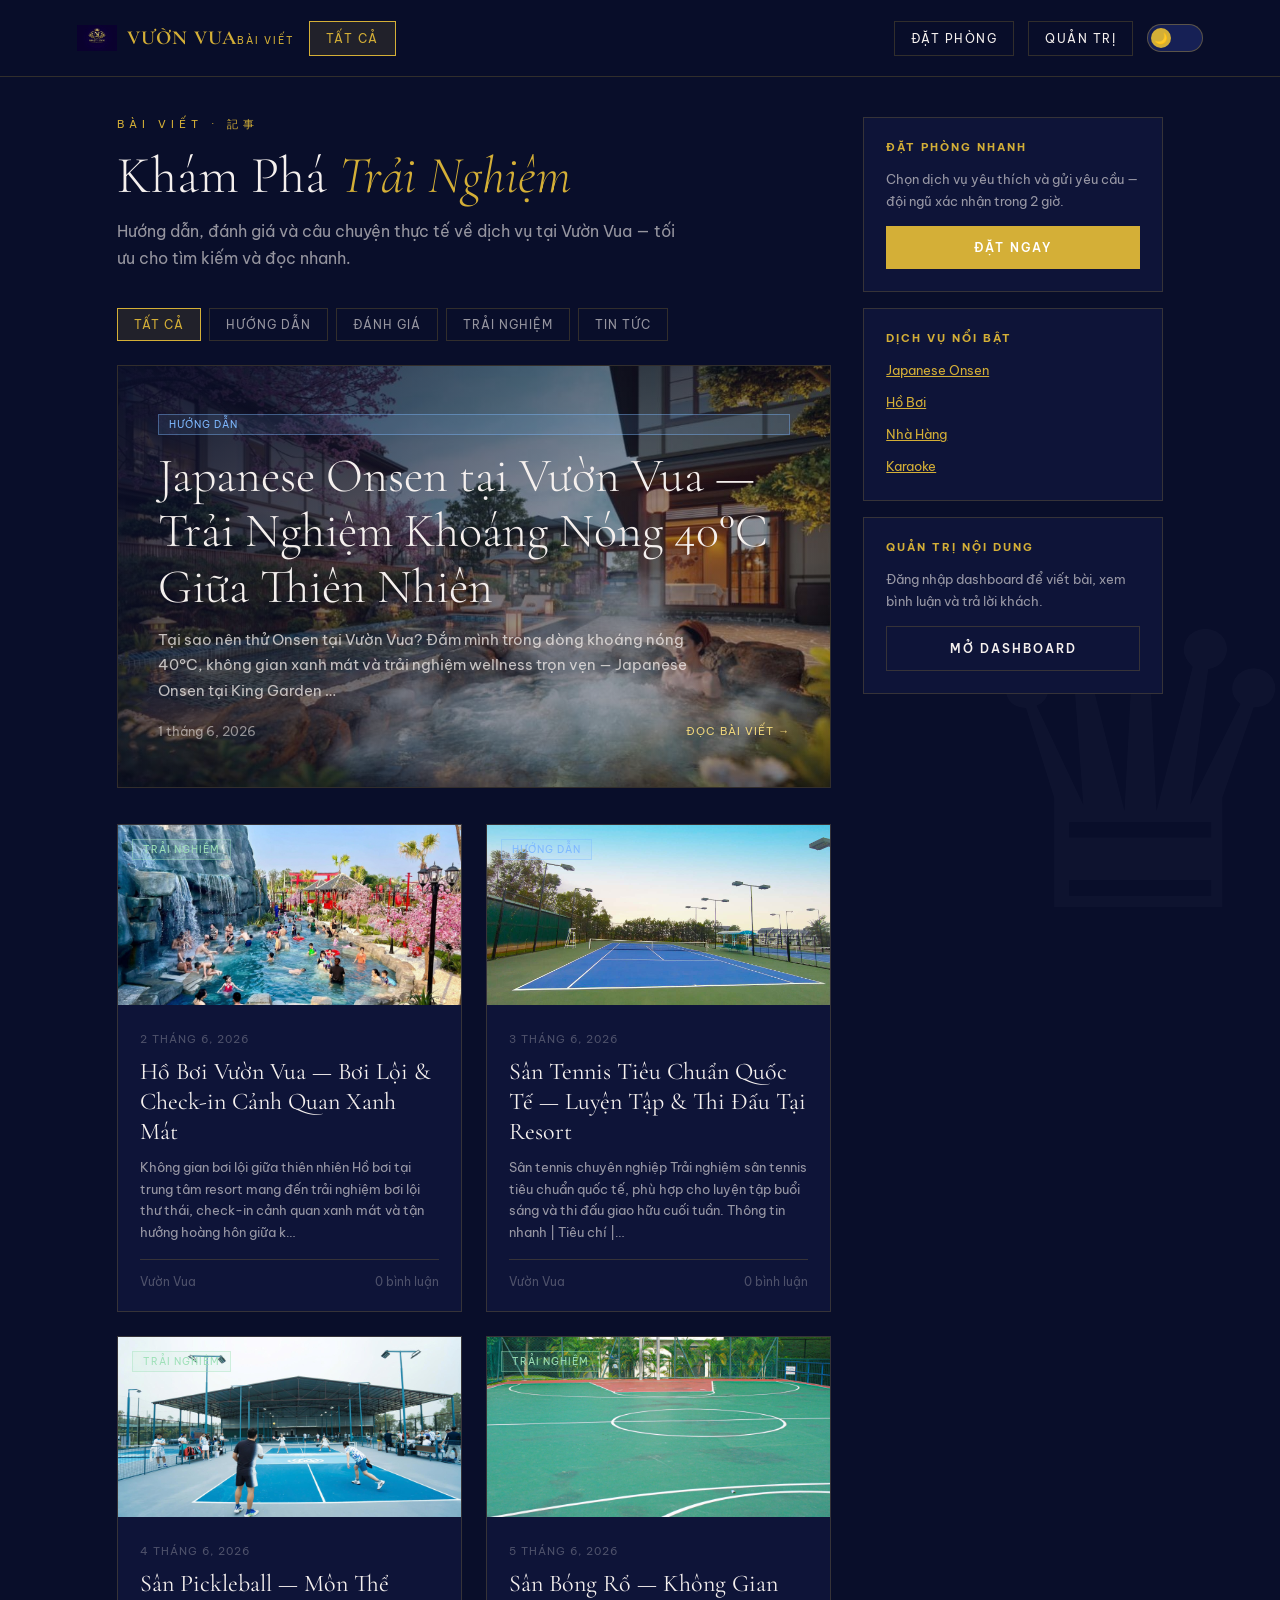
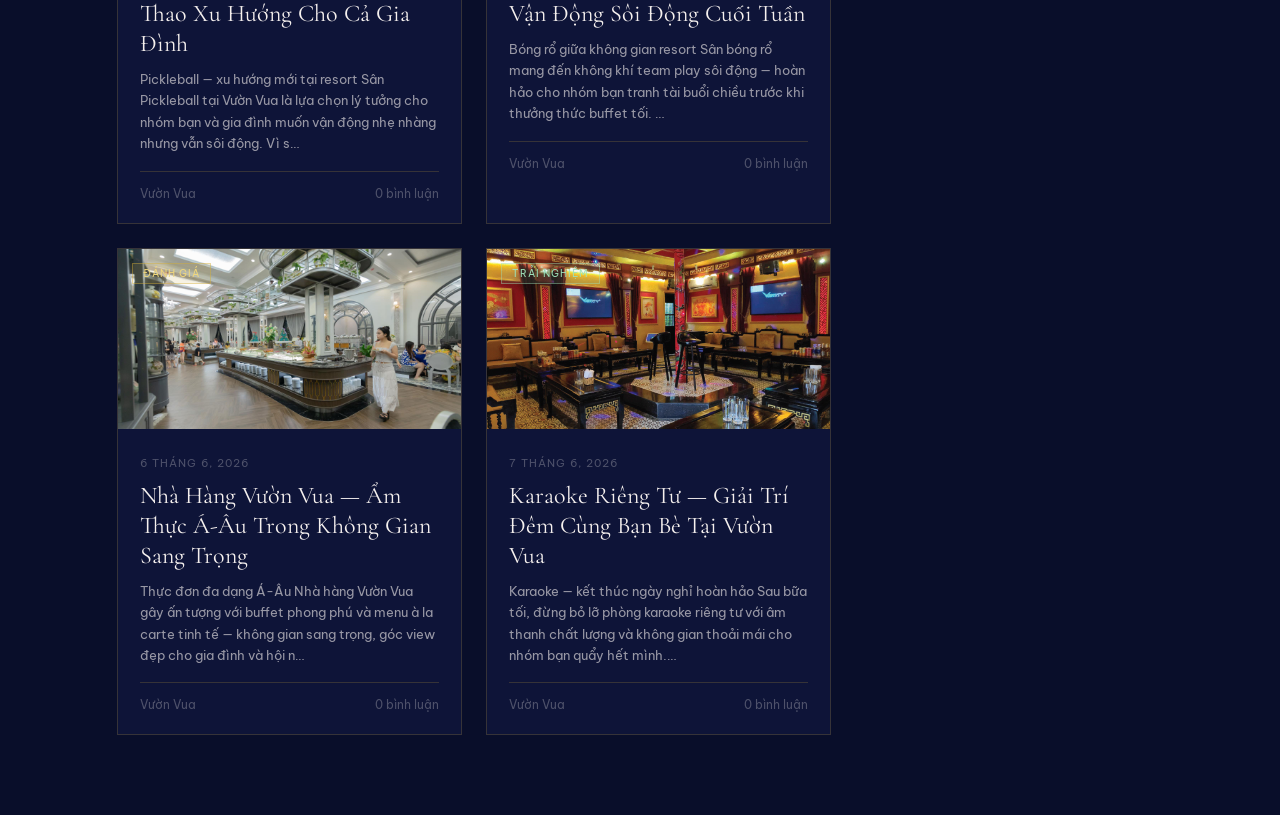
<file: blog.html>
<!DOCTYPE html>
<html lang="vi" data-theme="dark">
<head>
<meta charset="UTF-8">
<meta name="viewport" content="width=device-width, initial-scale=1.0">
<title>Bài Viết & Trải Nghiệm — Vườn Vua Resort</title>
<meta name="description" content="Đọc hướng dẫn, đánh giá và trải nghiệm tại Vườn Vua Resort — Onsen, hồ bơi, thể thao, ẩm thực và giải trí.">
<link href="https://fonts.googleapis.com/css2?family=Cormorant+Garamond:ital,wght@0,300;0,400;0,600;1,300;1,400&family=Be+Vietnam+Pro:wght@300;400;500;600&display=swap" rel="stylesheet">
<link rel="stylesheet" href="css/community.css">
</head>
<body>

<div class="top-bar">
  <div class="top-bar-left">
    <a class="brand-link" href="index.html">
      <img src="assets/nhat-linh-logo.png" alt="Logo">
      <span><strong>VƯỜN VUA</strong>BÀI VIẾT</span>
    </a>
    <a class="nav-pill active" href="blog.html">Tất cả</a>
  </div>
  <div class="top-bar-right">
    <a class="nav-pill" href="booking.html">Đặt phòng</a>
    <a class="nav-pill" href="dashboard.html">Quản trị</a>
    <button class="theme-switch" id="themeSwitch" aria-label="Đổi giao diện">
      <div class="theme-switch-thumb"><span id="themeIcon">🌙</span></div>
    </button>
  </div>
</div>

<div class="page-wrap">
  <div class="two-col">
    <div>
      <div class="page-header reveal">
        <span class="section-eyebrow">Bài viết · 記事</span>
        <h1 class="page-title">Khám Phá <em>Trải Nghiệm</em></h1>
        <p class="page-sub">Hướng dẫn, đánh giá và câu chuyện thực tế về dịch vụ tại Vườn Vua — tối ưu cho tìm kiếm và đọc nhanh.</p>
      </div>

      <div class="tab-row" id="categoryTabs">
        <button class="tab-btn active" data-cat="all">Tất cả</button>
        <button class="tab-btn" data-cat="guide">Hướng dẫn</button>
        <button class="tab-btn" data-cat="review">Đánh giá</button>
        <button class="tab-btn" data-cat="experience">Trải nghiệm</button>
        <button class="tab-btn" data-cat="news">Tin tức</button>
      </div>

      <div id="featuredPost"></div>
      <div class="blog-grid" id="blogGrid">
        <div class="empty-state">Đang tải bài viết…</div>
      </div>
    </div>

    <aside class="sidebar">
      <div class="side-card reveal">
        <h3>Đặt phòng nhanh</h3>
        <p>Chọn dịch vụ yêu thích và gửi yêu cầu — đội ngũ xác nhận trong 2 giờ.</p>
        <a class="btn btn-primary" href="booking.html" style="display:block;text-align:center;text-decoration:none;margin-top:14px">Đặt ngay</a>
      </div>
      <div class="side-card reveal">
        <h3>Dịch vụ nổi bật</h3>
        <p style="margin-bottom:10px"><a href="booking.html?service=onsen" style="color:var(--red)">Japanese Onsen</a></p>
        <p style="margin-bottom:10px"><a href="booking.html?service=pool" style="color:var(--red)">Hồ Bơi</a></p>
        <p style="margin-bottom:10px"><a href="booking.html?service=restaurant" style="color:var(--red)">Nhà Hàng</a></p>
        <p><a href="booking.html?service=karaoke" style="color:var(--red)">Karaoke</a></p>
      </div>
      <div class="side-card reveal">
        <h3>Quản trị nội dung</h3>
        <p>Đăng nhập dashboard để viết bài, xem bình luận và trả lời khách.</p>
        <a class="btn btn-ghost" href="dashboard.html" style="display:block;text-align:center;text-decoration:none;margin-top:14px">Mở Dashboard</a>
      </div>
    </aside>
  </div>
</div>

<div class="notification" id="notification"></div>

<script src="js/supabase.js"></script>
<script src="js/theme.js"></script>
<script src="js/sample-posts.js"></script>
<script src="js/posts.js"></script>
<script>
let activeCategory = 'all';

document.addEventListener('DOMContentLoaded', () => {
  initTheme();
  loadBlog();
  bindTabs();
});

function bindTabs() {
  document.querySelectorAll('#categoryTabs .tab-btn').forEach((btn) => {
    btn.addEventListener('click', () => {
      document.querySelectorAll('#categoryTabs .tab-btn').forEach((b) => b.classList.remove('active'));
      btn.classList.add('active');
      activeCategory = btn.dataset.cat;
      loadBlog();
    });
  });
}

async function loadBlog() {
  const grid = document.getElementById('blogGrid');
  const featured = document.getElementById('featuredPost');
  grid.innerHTML = '<div class="empty-state">Đang tải…</div>';
  featured.innerHTML = '';

  const posts = await fetchPublishedPosts({ category: activeCategory });
  if (!posts.length) {
    grid.innerHTML = '<div class="empty-state">Chưa có bài viết nào.</div>';
    return;
  }

  if (activeCategory === 'all') {
    featured.innerHTML = blogFeaturedHtml(posts[0]);
    grid.innerHTML = posts.slice(1).map((p, i) => blogCardHtml(p, i)).join('');
  } else {
    grid.innerHTML = posts.map((p, i) => blogCardHtml(p, i)).join('');
  }

  initRevealObserver();
}
</script>
</body>
</html>
</file>
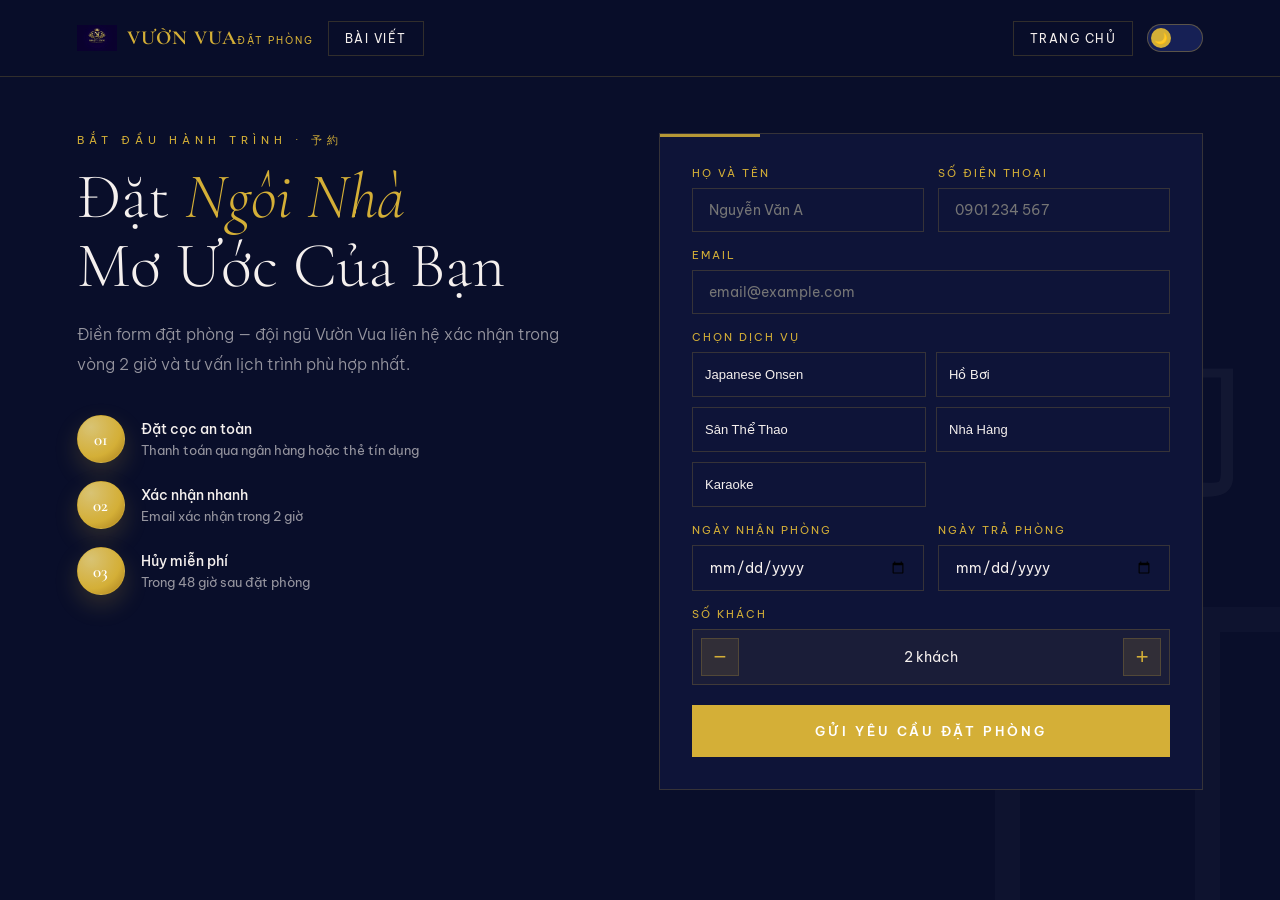
<file: booking.html>
﻿<!DOCTYPE html>
<html lang="vi" data-theme="dark">
<head>
<meta charset="UTF-8">
<meta name="viewport" content="width=device-width, initial-scale=1.0">
<title>Đặt Phòng — Vườn Vua Resort</title>
<meta name="description" content="Đặt phòng và dịch vụ tại Vườn Vua Resort — Onsen, hồ bơi, thể thao, nhà hàng, karaoke. Xác nhận trong 2 giờ.">
<link href="https://fonts.googleapis.com/css2?family=Cormorant+Garamond:ital,wght@0,300;0,400;0,600;1,300;1,400&family=Be+Vietnam+Pro:wght@300;400;500;600&display=swap" rel="stylesheet">
<link rel="stylesheet" href="css/community.css">
<style>
  body::before { content:'⛩'; }
  .booking-page {
    position:relative; z-index:1;
    padding:56px 6vw 96px;
    display:grid; grid-template-columns:1fr 1.05fr;
    gap:64px; align-items:start; overflow:hidden;
  }
  .booking-page::before {
    content:'予約';
    position:absolute; right:2vw; top:42%;
    transform:translateY(-50%);
    font-family:'Cormorant Garamond',serif;
    font-size:clamp(100px,14vw,220px);
    line-height:1; color:var(--text); opacity:0.04;
    letter-spacing:8px; pointer-events:none; z-index:0;
  }
  .booking-page > * { position:relative; z-index:1; }
  .booking-text h1 {
    font-family:'Cormorant Garamond',serif;
    font-size:clamp(40px,5vw,68px); font-weight:300;
    line-height:1.08; margin-bottom:20px;
  }
  .booking-text h1 em { color:var(--red); font-style:italic; }
  .booking-text p { font-size:16px; line-height:1.85; color:var(--text2); font-weight:300; }
  .book-info { display:flex; flex-direction:column; gap:18px; margin-top:36px; }
  .book-info-row {
    display:flex; align-items:center; gap:16px;
    opacity:0; transform:translateX(-16px);
    animation:fadeUpReveal 0.8s cubic-bezier(0.23,1,0.32,1) forwards;
  }
  .book-info-row:nth-child(1) { animation-delay:0.15s; }
  .book-info-row:nth-child(2) { animation-delay:0.3s; }
  .book-info-row:nth-child(3) { animation-delay:0.45s; }
  .book-info-row:hover { transform:translateX(4px); }
  .book-icon {
    width:48px; height:48px; border-radius:50%;
    border:1px solid rgba(212,175,55,0.45);
    background:radial-gradient(circle at 28% 24%, rgba(240,215,124,0.9), var(--red) 62%, var(--red-deep));
    display:flex; align-items:center; justify-content:center;
    font-family:'Cormorant Garamond',serif; font-size:17px; font-weight:600;
    color:#fff; flex-shrink:0;
    box-shadow:0 10px 24px rgba(212,175,55,0.2);
    transition:transform 0.35s, box-shadow 0.35s;
  }
  .book-info-row:hover .book-icon { transform:translateY(-2px) scale(1.04); }
  .book-info-title { font-size:14px; font-weight:500; margin-bottom:4px; }
  .book-info-sub { font-size:13px; color:var(--text2); }
  .booking-form-wrap {
    position:relative; padding:32px;
    border:1px solid var(--border); background:var(--bg2); overflow:hidden;
    animation:fadeUpReveal 1s 0.2s cubic-bezier(0.23,1,0.32,1) both;
  }
  .booking-form-wrap::before {
    content:''; position:absolute; left:0; top:0;
    width:100px; height:3px; background:var(--red); opacity:0.85;
  }
  .booking-form { display:grid; gap:16px; }
  .service-options { display:grid; grid-template-columns:1fr 1fr; gap:10px; }
  .service-option {
    border:1px solid var(--border); background:transparent; color:var(--text);
    padding:14px 12px; text-align:left; font-size:13px; cursor:pointer;
    transition:all 0.35s cubic-bezier(0.23,1,0.32,1);
    position:relative; overflow:hidden;
  }
  .service-option::after {
    content:''; position:absolute; inset:0;
    background:var(--red-pale); transform:scaleX(0); transform-origin:left;
    transition:transform 0.35s; z-index:0;
  }
  .service-option span { position:relative; z-index:1; }
  .service-option:hover, .service-option.active { border-color:var(--red); color:var(--red); }
  .service-option.active::after { transform:scaleX(1); }
  .guest-stepper {
    display:flex; align-items:center; justify-content:space-between; gap:14px;
    padding:8px; border:1px solid var(--border); background:var(--surface);
  }
  .guest-btn {
    width:38px; height:38px; border:1px solid var(--border);
    background:var(--red-pale); color:var(--red); font-size:22px;
    display:flex; align-items:center; justify-content:center; cursor:pointer;
    transition:all 0.3s;
  }
  .guest-btn:hover { border-color:var(--red); }
  .guest-btn:disabled { opacity:0.4; cursor:not-allowed; }
  .guest-count { min-width:110px; text-align:center; font-size:14px; }
  .form-submit {
    background:var(--red); color:#fff; border:none; padding:18px;
    font-family:'Be Vietnam Pro',sans-serif; font-size:13px;
    letter-spacing:3px; text-transform:uppercase; font-weight:600;
    cursor:pointer; transition:all 0.4s; margin-top:4px;
  }
  .form-submit:hover { background:var(--red-deep); transform:translateY(-2px); }
  .form-submit:disabled { opacity:0.6; cursor:not-allowed; transform:none; }
  .booking-success { display:none; text-align:center; padding:48px 16px 12px; }
  .booking-success.show { display:block; animation:fadeUpReveal 0.8s ease both; }
  .success-icon { font-size:48px; margin-bottom:20px; display:block; }
  @media (max-width:980px) {
    .booking-page { grid-template-columns:1fr; gap:40px; padding:40px 6vw 72px; }
    .service-options { grid-template-columns:1fr; }
  }
</style>
</head>
<body>

<div class="top-bar">
  <div class="top-bar-left">
    <a class="brand-link" href="index.html">
      <img src="assets/nhat-linh-logo.png" alt="Logo">
      <span><strong>VƯỜN VUA</strong>ĐẶT PHÒNG</span>
    </a>
    <a class="nav-pill" href="blog.html">Bài viết</a>
  </div>
  <div class="top-bar-right">
    <a class="nav-pill" href="index.html">Trang chủ</a>
    <button class="theme-switch" id="themeSwitch" aria-label="Đổi giao diện">
      <div class="theme-switch-thumb"><span id="themeIcon">🌙</span></div>
    </button>
  </div>
</div>

<section class="booking-page">
  <div class="booking-text">
    <span class="section-eyebrow">Bắt đầu hành trình · 予約</span>
    <h1>Đặt <em>Ngôi Nhà</em><br>Mơ Ước Của Bạn</h1>
    <p>Điền form đặt phòng — đội ngũ Vườn Vua liên hệ xác nhận trong vòng 2 giờ và tư vấn lịch trình phù hợp nhất.</p>
    <div class="book-info">
      <div class="book-info-row">
        <div class="book-icon">01</div>
        <div>
          <div class="book-info-title">Đặt cọc an toàn</div>
          <div class="book-info-sub">Thanh toán qua ngân hàng hoặc thẻ tín dụng</div>
        </div>
      </div>
      <div class="book-info-row">
        <div class="book-icon">02</div>
        <div>
          <div class="book-info-title">Xác nhận nhanh</div>
          <div class="book-info-sub">Email xác nhận trong 2 giờ</div>
        </div>
      </div>
      <div class="book-info-row">
        <div class="book-icon">03</div>
        <div>
          <div class="book-info-title">Hủy miễn phí</div>
          <div class="book-info-sub">Trong 48 giờ sau đặt phòng</div>
        </div>
      </div>
    </div>
  </div>

  <div class="booking-form-wrap">
    <div class="booking-form" id="bookingForm">
      <div class="form-row">
        <div class="form-group">
          <label class="form-label">Họ và Tên</label>
          <input type="text" class="form-input" id="bookName" placeholder="Nguyễn Văn A" required>
        </div>
        <div class="form-group">
          <label class="form-label">Số điện thoại</label>
          <input type="tel" class="form-input" id="bookPhone" placeholder="0901 234 567" required>
        </div>
      </div>
      <div class="form-group">
        <label class="form-label">Email</label>
        <input type="email" class="form-input" id="bookEmail" placeholder="email@example.com" required>
      </div>
      <div class="form-group">
        <label class="form-label">Chọn Dịch Vụ</label>
        <input type="hidden" id="bookService" value="">
        <div class="service-options" id="serviceOptions">
          <button type="button" class="service-option" data-service="onsen"><span>Japanese Onsen</span></button>
          <button type="button" class="service-option" data-service="pool"><span>Hồ Bơi</span></button>
          <button type="button" class="service-option" data-service="courts"><span>Sân Thể Thao</span></button>
          <button type="button" class="service-option" data-service="restaurant"><span>Nhà Hàng</span></button>
          <button type="button" class="service-option" data-service="karaoke"><span>Karaoke</span></button>
        </div>
      </div>
      <div class="form-row">
        <div class="form-group">
          <label class="form-label">Ngày nhận phòng</label>
          <input type="date" class="form-input" id="bookCheckin" required>
        </div>
        <div class="form-group">
          <label class="form-label">Ngày trả phòng</label>
          <input type="date" class="form-input" id="bookCheckout" required>
        </div>
      </div>
      <div class="form-group">
        <label class="form-label">Số khách</label>
        <input type="hidden" id="bookGuests" value="2">
        <div class="guest-stepper" aria-label="Bộ đếm số khách">
          <button type="button" class="guest-btn" id="guestMinus" aria-label="Giảm">−</button>
          <div class="guest-count" id="guestCount">2 khách</div>
          <button type="button" class="guest-btn" id="guestPlus" aria-label="Tăng">+</button>
        </div>
      </div>
      <button type="button" class="form-submit" id="bookSubmit">Gửi Yêu Cầu Đặt Phòng</button>
    </div>
    <div class="booking-success" id="bookingSuccess">
      <span class="success-icon">⛩</span>
      <h3 style="font-family:'Cormorant Garamond',serif;font-size:32px;font-weight:300;margin-bottom:16px">Đặt phòng thành công!</h3>
      <p style="color:var(--text2);line-height:1.8">Cảm ơn bạn đã tin tưởng Vườn Vua. Chúng tôi sẽ liên hệ trong vòng <strong style="color:var(--red)">2 giờ</strong>.</p>
    </div>
  </div>
</section>

<div class="notification" id="notification"></div>

<script src="js/supabase.js"></script>
<script src="js/theme.js"></script>
<script>
document.addEventListener('DOMContentLoaded', () => {
  initTheme();
  setMinDates();
  initGuestStepper();
  initServiceOptions();
  initServiceFromQuery();
  document.getElementById('bookSubmit').addEventListener('click', submitBooking);
});

function setMinDates() {
  const checkin = document.getElementById('bookCheckin');
  const checkout = document.getElementById('bookCheckout');
  const today = new Date().toISOString().split('T')[0];
  checkin.min = today;
  checkout.min = today;
  checkin.addEventListener('change', () => {
    checkout.min = checkin.value || today;
    if (checkout.value && checkout.value <= checkin.value) checkout.value = '';
  });
}

function initGuestStepper() {
  const hiddenInput = document.getElementById('bookGuests');
  const guestCount = document.getElementById('guestCount');
  const minusBtn = document.getElementById('guestMinus');
  const plusBtn = document.getElementById('guestPlus');
  let guests = 2;
  const minGuests = 1;
  const maxGuests = 10;

  const render = () => {
    guests = Math.min(maxGuests, Math.max(minGuests, guests));
    hiddenInput.value = String(guests);
    guestCount.textContent = guests >= maxGuests ? `${maxGuests}+ khách` : `${guests} khách`;
    minusBtn.disabled = guests <= minGuests;
    plusBtn.disabled = guests >= maxGuests;
  };
  minusBtn.addEventListener('click', () => { guests -= 1; render(); });
  plusBtn.addEventListener('click', () => { guests += 1; render(); });
  render();
}

function initServiceOptions() {
  const serviceInput = document.getElementById('bookService');
  document.querySelectorAll('.service-option').forEach((btn) => {
    btn.addEventListener('click', () => {
      serviceInput.value = btn.dataset.service || '';
      document.querySelectorAll('.service-option').forEach((n) => n.classList.remove('active'));
      btn.classList.add('active');
    });
  });
}

function initServiceFromQuery() {
  const service = new URLSearchParams(window.location.search).get('service');
  if (!service) return;
  const matched = document.querySelector(`.service-option[data-service="${service}"]`);
  if (matched) {
    matched.click();
    showNotification(`Đã chọn: ${matched.textContent.trim()}`);
  }
}

function getServiceLabel(serviceValue) {
  const btn = document.querySelector(`.service-option[data-service="${serviceValue}"]`);
  return btn ? btn.textContent.trim() : serviceValue;
}

function saveBookingToHistory(booking) {
  const current = JSON.parse(localStorage.getItem('vv_bookings') || '[]');
  current.unshift(booking);
  localStorage.setItem('vv_bookings', JSON.stringify(current));
}

async function saveBookingToSupabase(booking) {
  await supabaseRest('customers', {
    method: 'POST',
    headers: { Prefer: 'return=minimal' },
    body: JSON.stringify({
      name: booking.guestName,
      email: booking.email,
      phone_num: booking.phone,
      checkin: booking.checkin,
      checkout: booking.checkout,
      numbers: String(booking.guests),
      service: booking.serviceLabel,
    }),
  });
}

async function submitBooking() {
  const name = document.getElementById('bookName').value.trim();
  const phone = document.getElementById('bookPhone').value.trim();
  const email = document.getElementById('bookEmail').value.trim();
  const service = document.getElementById('bookService').value;
  const checkin = document.getElementById('bookCheckin').value;
  const checkout = document.getElementById('bookCheckout').value;
  const guests = document.getElementById('bookGuests').value;

  if (!name || !phone || !email || !service || !checkin || !checkout) {
    showNotification('Vui lòng điền đầy đủ thông tin');
    return;
  }
  if (checkout <= checkin) {
    showNotification('Ngày trả phòng phải sau ngày nhận phòng');
    return;
  }

  const submitBtn = document.getElementById('bookSubmit');
  submitBtn.textContent = 'Đang gửi...';
  submitBtn.disabled = true;

  const booking = {
    id: `BK-${Date.now()}`,
    createdAt: new Date().toISOString(),
    guestName: name,
    phone,
    email,
    service,
    serviceLabel: getServiceLabel(service),
    checkin,
    checkout,
    guests: Number(guests),
    status: 'new',
  };

  try {
    await saveBookingToSupabase(booking);
    saveBookingToHistory(booking);
    document.getElementById('bookingForm').style.display = 'none';
    document.getElementById('bookingSuccess').classList.add('show');
    showNotification('Đặt phòng thành công');
  } catch {
    saveBookingToHistory(booking);
    document.getElementById('bookingForm').style.display = 'none';
    document.getElementById('bookingSuccess').classList.add('show');
    showNotification('Đã lưu yêu cầu — sẽ đồng bộ khi kết nối lại');
  } finally {
    submitBtn.textContent = 'Gửi Yêu Cầu Đặt Phòng';
    submitBtn.disabled = false;
  }
}
</script>
</body>
</html>
</file>
<file: css/community.css>
:root {
  --red: #D4AF37;
  --red-deep: #A67C1C;
  --red-light: #F0D77C;
  --red-pale: rgba(212,175,55,0.12);
  --white: #F5F0EE;
  --transition-theme: background 0.55s cubic-bezier(0.23,1,0.32,1), color 0.55s, border-color 0.55s;
}

[data-theme="dark"] {
  --bg: #090E2A;
  --bg2: #0E1438;
  --bg3: #131B46;
  --surface: rgba(212,175,55,0.06);
  --surface2: rgba(212,175,55,0.12);
  --border: rgba(212,175,55,0.2);
  --border2: rgba(212,175,55,0.45);
  --text: #F5F0EE;
  --text2: rgba(245,240,238,0.6);
  --text3: rgba(245,240,238,0.28);
  --sw-bg: #162055;
  --sw-border: rgba(212,175,55,0.36);
  --notif-fg: #F5F0EE;
  --vote-bg: rgba(212,175,55,0.08);
}

[data-theme="light"] {
  --bg: #EEE7E3;
  --bg2: #E3DAD6;
  --bg3: #DAD0CB;
  --surface: rgba(200,16,46,0.05);
  --surface2: rgba(200,16,46,0.1);
  --border: rgba(200,16,46,0.18);
  --border2: rgba(200,16,46,0.4);
  --text: #0D0A0A;
  --text2: rgba(13,10,10,0.6);
  --text3: rgba(13,10,10,0.3);
  --sw-bg: #EDE6E3;
  --sw-border: rgba(200,16,46,0.22);
  --notif-fg: #F5F0EE;
  --vote-bg: rgba(200,16,46,0.06);
}

* { margin:0; padding:0; box-sizing:border-box; }
html { scroll-behavior:smooth; }
body {
  font-family:'Be Vietnam Pro',sans-serif;
  background:var(--bg);
  color:var(--text);
  transition:var(--transition-theme);
  min-height:100vh;
}

body::before {
  content:'♛';
  position:fixed;
  bottom:-60px; right:-40px;
  font-size:400px;
  opacity:0.025;
  pointer-events:none;
  z-index:0;
  line-height:1;
}

a { color:inherit; }

/* ── TOP BAR ── */
.top-bar {
  position:sticky; top:0; z-index:50;
  display:flex; justify-content:space-between; align-items:center; gap:20px;
  padding:18px 6vw;
  background:color-mix(in srgb, var(--bg) 90%, transparent);
  backdrop-filter:blur(14px);
  border-bottom:1px solid var(--border);
}
.top-bar-left, .top-bar-right { display:flex; align-items:center; gap:14px; }
.brand-link {
  display:flex; align-items:center; gap:10px;
  text-decoration:none; color:var(--text);
}
.brand-link img { width:40px; height:40px; object-fit:contain; }
.brand-link strong {
  font-family:'Cormorant Garamond',serif;
  font-size:20px; letter-spacing:1px;
}
.brand-link span { color:var(--red); font-size:10px; letter-spacing:2px; display:block; }
.nav-pill {
  text-decoration:none;
  font-size:12px; letter-spacing:1.5px; text-transform:uppercase;
  padding:9px 16px; border:1px solid var(--border);
  transition:all 0.3s;
}
.nav-pill:hover, .nav-pill.active { border-color:var(--red); color:var(--red); background:var(--red-pale); }
.nav-pill.primary { background:var(--red); color:#fff; border-color:var(--red); }
.nav-pill.primary:hover { background:var(--red-deep); }

.theme-switch {
  position:relative; width:56px; height:28px;
  background:var(--sw-bg); border:1px solid var(--sw-border);
  border-radius:14px; cursor:pointer; flex-shrink:0;
}
.theme-switch-thumb {
  position:absolute; top:3px; left:3px; width:20px; height:20px;
  border-radius:50%; background:var(--red);
  display:flex; align-items:center; justify-content:center;
  font-size:11px; transition:transform 0.4s cubic-bezier(0.34,1.56,0.64,1);
  pointer-events:none;
}
[data-theme="light"] .theme-switch-thumb { transform:translateX(28px); }

/* ── LAYOUT ── */
.page-wrap { position:relative; z-index:1; max-width:1200px; margin:0 auto; padding:40px 6vw 80px; }
.page-header { margin-bottom:36px; }
.section-eyebrow {
  display:block; margin-bottom:14px;
  font-size:11px; letter-spacing:5px; text-transform:uppercase; color:var(--red);
}
.page-title {
  font-family:'Cormorant Garamond',serif;
  font-size:clamp(32px,5vw,52px); font-weight:300; line-height:1.15;
}
.page-title em { color:var(--red); font-style:italic; }
.page-sub { margin-top:12px; color:var(--text2); line-height:1.7; max-width:560px; }

.two-col { display:grid; grid-template-columns:1fr 300px; gap:32px; align-items:start; }
.sidebar { display:flex; flex-direction:column; gap:16px; }
.side-card {
  border:1px solid var(--border); background:var(--bg2); padding:22px;
}
.side-card h3 {
  font-size:11px; letter-spacing:2px; text-transform:uppercase;
  color:var(--red); margin-bottom:14px;
}
.side-card p { font-size:13px; color:var(--text2); line-height:1.7; }

/* ── TABS ── */
.tab-row { display:flex; flex-wrap:wrap; gap:8px; margin-bottom:24px; }
.tab-btn {
  background:transparent; border:1px solid var(--border);
  color:var(--text2); padding:8px 16px;
  font-family:'Be Vietnam Pro',sans-serif; font-size:12px;
  letter-spacing:1px; text-transform:uppercase; cursor:pointer;
  transition:all 0.3s;
}
.tab-btn:hover, .tab-btn.active { border-color:var(--red); color:var(--red); background:var(--red-pale); }

/* ── REVEAL ANIMATIONS ── */
@keyframes fadeUpReveal {
  from { opacity:0; transform:translateY(28px); }
  to { opacity:1; transform:none; }
}
@keyframes shimmer {
  0% { transform:translateX(-120%) skewX(-12deg); }
  100% { transform:translateX(220%) skewX(-12deg); }
}
@keyframes floatOrb {
  0%, 100% { transform:translate(0,0) scale(1); }
  50% { transform:translate(12px,-18px) scale(1.06); }
}
.reveal {
  opacity:0;
  transform:translateY(28px);
  transition:opacity 0.7s cubic-bezier(0.23,1,0.32,1), transform 0.7s cubic-bezier(0.23,1,0.32,1);
  transition-delay:var(--reveal-delay, 0s);
}
.reveal.visible { opacity:1; transform:none; }

/* ── BLOG LISTING (SEO) ── */
.blog-featured {
  position:relative; display:block; min-height:380px; overflow:hidden;
  margin-bottom:36px; text-decoration:none; color:inherit;
  border:1px solid var(--border);
}
.blog-featured-bg {
  position:absolute; inset:0; background-size:cover; background-position:center;
  transition:transform 1.2s cubic-bezier(0.23,1,0.32,1);
}
.blog-featured:hover .blog-featured-bg { transform:scale(1.06); }
.blog-featured-overlay {
  position:absolute; inset:0;
  background:linear-gradient(135deg, rgba(9,14,42,0.92) 0%, rgba(9,14,42,0.45) 55%, rgba(9,14,42,0.2) 100%);
}
[data-theme="light"] .blog-featured-overlay {
  background:linear-gradient(135deg, rgba(13,10,10,0.88) 0%, rgba(13,10,10,0.5) 60%, rgba(13,10,10,0.25) 100%);
}
.blog-featured-content {
  position:relative; z-index:1; padding:48px 40px;
  display:flex; flex-direction:column; justify-content:flex-end; min-height:380px;
}
.blog-featured-title {
  font-family:'Cormorant Garamond',serif;
  font-size:clamp(28px,4.5vw,48px); font-weight:300; line-height:1.15;
  margin:14px 0 12px; max-width:720px;
}
.blog-featured-excerpt { color:rgba(245,240,238,0.75); line-height:1.7; max-width:560px; font-size:15px; }
.blog-featured-meta {
  display:flex; align-items:center; justify-content:space-between; gap:16px;
  margin-top:20px; font-size:13px; color:rgba(245,240,238,0.55);
}
.blog-read-more { color:var(--red-light); letter-spacing:1px; text-transform:uppercase; font-size:11px; }

.blog-grid {
  display:grid;
  grid-template-columns:repeat(auto-fill, minmax(280px, 1fr));
  gap:24px;
}
.blog-card {
  position:relative; border:1px solid var(--border); background:var(--bg2);
  transition:border-color 0.4s, transform 0.45s cubic-bezier(0.23,1,0.32,1), box-shadow 0.45s;
}
.blog-card:hover {
  border-color:var(--border2);
  transform:translateY(-6px);
  box-shadow:0 20px 50px rgba(0,0,0,0.18);
}
.blog-card-link { display:block; text-decoration:none; color:inherit; }
.blog-card-visual { position:relative; height:180px; overflow:hidden; }
.blog-card-img {
  position:absolute; inset:0; background-size:cover; background-position:center;
  transition:transform 0.8s cubic-bezier(0.23,1,0.32,1);
}
.blog-card:hover .blog-card-img { transform:scale(1.08); }
.blog-card-shine {
  position:absolute; inset:0; background:linear-gradient(105deg, transparent 40%, rgba(255,255,255,0.12) 50%, transparent 60%);
  transform:translateX(-120%); pointer-events:none;
}
.blog-card:hover .blog-card-shine { animation:shimmer 0.9s ease; }
.blog-card-visual .post-flair { position:absolute; top:14px; left:14px; z-index:2; }
.blog-card-body { padding:22px; }
.blog-card-date { font-size:11px; letter-spacing:1px; color:var(--text3); text-transform:uppercase; }
.blog-card-title {
  font-family:'Cormorant Garamond',serif;
  font-size:clamp(20px,2.5vw,24px); font-weight:400; line-height:1.25;
  margin:10px 0 10px; transition:color 0.3s;
}
.blog-card:hover .blog-card-title { color:var(--red); }
.blog-card-excerpt { font-size:13px; line-height:1.65; color:var(--text2); margin-bottom:16px; }
.blog-card-footer {
  display:flex; justify-content:space-between; gap:10px;
  font-size:12px; color:var(--text3); padding-top:14px; border-top:1px solid var(--border);
}

.post-flair {
  font-size:10px; letter-spacing:1px; text-transform:uppercase;
  padding:3px 10px; border:1px solid;
}
.flair-guide { color:#7eb8ff; border-color:rgba(126,184,255,0.4); background:rgba(126,184,255,0.1); }
.flair-review { color:var(--red-light); border-color:rgba(212,175,55,0.4); background:var(--red-pale); }
.flair-experience { color:#9ee0b8; border-color:rgba(158,224,184,0.4); background:rgba(158,224,184,0.1); }
.flair-news { color:#ffb07a; border-color:rgba(255,176,122,0.4); background:rgba(255,176,122,0.1); }
.flair-discussion { color:#7eb8ff; border-color:rgba(126,184,255,0.4); background:rgba(126,184,255,0.1); }
.flair-blog { color:#9ee0b8; border-color:rgba(158,224,184,0.4); background:rgba(158,224,184,0.1); }
.tag-pill {
  font-size:10px; letter-spacing:1px; text-transform:uppercase;
  padding:3px 8px; border:1px solid var(--border); color:var(--text2);
}
.feed-meta { display:flex; flex-wrap:wrap; align-items:center; gap:8px; margin-bottom:8px; font-size:12px; color:var(--text3); }
.feed-author { display:flex; align-items:center; gap:8px; font-size:13px; color:var(--text2); }
.avatar-sm {
  width:28px; height:28px; border-radius:50%;
  background:var(--red-pale); border:1px solid var(--border2);
  display:flex; align-items:center; justify-content:center;
  font-size:10px; font-weight:600; color:var(--red);
}

/* ── POST DETAIL (animated) ── */
.post-progress {
  position:fixed; top:0; left:0; height:3px; width:0;
  background:linear-gradient(90deg, var(--red-deep), var(--red-light));
  z-index:200; transition:width 0.1s linear;
}
.post-hero {
  position:relative; min-height:52vh; display:flex; align-items:flex-end;
  overflow:hidden; margin:-40px -6vw 0; padding:0 6vw 48px;
}
.post-hero-bg {
  position:absolute; inset:0; background-size:cover; background-position:center;
  transform:scale(1.08); transition:transform 0.1s linear;
}
.post-hero-overlay {
  position:absolute; inset:0;
  background:linear-gradient(to top, var(--bg) 8%, rgba(9,14,42,0.55) 50%, rgba(9,14,42,0.35) 100%);
}
[data-theme="light"] .post-hero-overlay {
  background:linear-gradient(to top, var(--bg) 8%, rgba(13,10,10,0.5) 55%, rgba(13,10,10,0.3) 100%);
}
.post-hero-orb {
  position:absolute; width:280px; height:280px; border-radius:50%;
  background:radial-gradient(circle, rgba(212,175,55,0.18), transparent 70%);
  top:10%; right:8%; animation:floatOrb 8s ease-in-out infinite;
  pointer-events:none;
}
.post-hero-content { position:relative; z-index:2; max-width:820px; }
.post-hero-title {
  font-family:'Cormorant Garamond',serif;
  font-size:clamp(32px,5.5vw,58px); font-weight:300; line-height:1.12;
  margin:16px 0 14px;
  animation:fadeUpReveal 1s 0.2s cubic-bezier(0.23,1,0.32,1) both;
}
.post-hero-meta {
  display:flex; flex-wrap:wrap; align-items:center; gap:12px;
  font-size:13px; color:var(--text2);
  animation:fadeUpReveal 1s 0.35s cubic-bezier(0.23,1,0.32,1) both;
}
.post-article-wrap {
  position:relative; max-width:760px; margin:0 auto 48px;
}
.post-article {
  position:relative; padding:0 0 36px;
}
.post-article .post-cover {
  width:100%; max-height:420px; object-fit:cover;
  margin-bottom:32px; border-left:3px solid var(--red);
}
.post-floating-cta {
  position:sticky; bottom:24px; z-index:30;
  display:flex; justify-content:center; pointer-events:none;
  margin-top:32px;
}
.post-floating-cta a {
  pointer-events:auto;
  background:var(--red); color:#fff; text-decoration:none;
  padding:14px 28px; font-size:12px; letter-spacing:2px; text-transform:uppercase;
  box-shadow:0 12px 40px rgba(212,175,55,0.35);
  transition:transform 0.35s cubic-bezier(0.34,1.56,0.64,1), background 0.3s;
}
.post-floating-cta a:hover { background:var(--red-deep); transform:translateY(-3px) scale(1.02); }
.post-content-wrap {
  animation:fadeUpReveal 1s 0.5s cubic-bezier(0.23,1,0.32,1) both;
}
.post-content {
  font-size:16px; line-height:1.85; color:var(--text);
}
.post-content h1,.post-content h2,.post-content h3 {
  font-family:'Cormorant Garamond',serif;
  margin:1.4em 0 0.6em; font-weight:400;
}
.post-content h2 { font-size:28px; color:var(--red); }
.post-content p { margin-bottom:1em; }
.post-content ul,.post-content ol { margin:0 0 1em 1.4em; }
.post-content blockquote {
  border-left:3px solid var(--red); padding-left:16px;
  color:var(--text2); font-style:italic; margin:1em 0;
}
.post-content code {
  background:var(--surface2); padding:2px 6px; font-size:0.9em;
}
.post-content pre {
  background:var(--bg3); padding:16px; overflow-x:auto; margin-bottom:1em;
  border:1px solid var(--border);
}
.post-content img { max-width:100%; margin:1em 0; }

/* ── COMMENTS (threaded) ── */
.comments-section {
  border:1px solid var(--border); background:var(--bg2); padding:32px;
  position:relative; overflow:hidden;
}
.comments-section::before {
  content:''; position:absolute; top:0; left:0; width:80px; height:3px; background:var(--red);
}
.comments-section h3 {
  font-family:'Cormorant Garamond',serif;
  font-size:28px; font-weight:300; margin-bottom:20px;
}
.comment-form { display:grid; gap:12px; margin-bottom:28px; padding-bottom:24px; border-bottom:1px solid var(--border); }
.comment-form.reply-mode { border:1px dashed var(--red); padding:16px; background:var(--surface); }
.comment-list { display:flex; flex-direction:column; gap:18px; }
.comment-thread-item { padding-left:calc(var(--depth, 0) * 28px); }
.comment-bubble {
  padding:16px 18px; border:1px solid var(--border); background:var(--surface);
  transition:border-color 0.3s, transform 0.3s;
}
.comment-bubble:hover { border-color:var(--border2); transform:translateX(4px); }
.comment-replies { margin-top:12px; display:flex; flex-direction:column; gap:12px; }
.comment-body { font-size:14px; line-height:1.7; color:var(--text); margin-top:8px; }
.comment-meta {
  display:flex; align-items:center; gap:8px;
  font-size:12px; color:var(--text3);
}
.comment-meta strong { color:var(--red); }
.comment-reply-btn {
  margin-top:10px; background:none; border:none; color:var(--red);
  font-size:11px; letter-spacing:1px; text-transform:uppercase; cursor:pointer;
  padding:0; font-family:'Be Vietnam Pro',sans-serif;
}
.comment-reply-btn:hover { text-decoration:underline; }
.dash-comment-card {
  border:1px solid var(--border); padding:18px; margin-bottom:12px;
  background:var(--surface); transition:border-color 0.3s;
}
.dash-comment-card:hover { border-color:var(--border2); }
.dash-comment-post { font-size:12px; color:var(--text3); margin-bottom:8px; }
.dash-comment-post a { color:var(--red); text-decoration:none; }
.dash-stat-row { display:grid; grid-template-columns:repeat(3,1fr); gap:14px; margin-bottom:28px; }
.dash-stat {
  border:1px solid var(--border); padding:18px; background:var(--surface);
}
.dash-stat-val { font-family:'Cormorant Garamond',serif; font-size:32px; color:var(--red); }
.dash-stat-lbl { font-size:11px; letter-spacing:1px; text-transform:uppercase; color:var(--text3); margin-top:4px; }

/* ── FORMS ── */
.form-group { display:flex; flex-direction:column; gap:8px; }
.form-label { font-size:11px; letter-spacing:2px; text-transform:uppercase; color:var(--red); }
.form-input, .form-textarea, .form-select {
  background:transparent; border:1px solid var(--border);
  color:var(--text); padding:12px 16px;
  font-family:'Be Vietnam Pro',sans-serif; font-size:14px;
  outline:none; transition:border-color 0.3s, box-shadow 0.3s;
  width:100%;
}
.form-textarea { min-height:120px; resize:vertical; line-height:1.6; }
.form-textarea.tall { min-height:280px; }
.form-input:focus, .form-textarea:focus, .form-select:focus {
  border-color:var(--red); box-shadow:0 0 0 3px rgba(212,175,55,0.18);
}
.form-row { display:grid; grid-template-columns:1fr 1fr; gap:14px; }
.btn {
  border:none; padding:14px 24px;
  font-family:'Be Vietnam Pro',sans-serif;
  font-size:12px; letter-spacing:2px; text-transform:uppercase;
  font-weight:600; cursor:pointer; transition:all 0.3s;
}
.btn-primary { background:var(--red); color:#fff; }
.btn-primary:hover { background:var(--red-deep); transform:translateY(-1px); }
.btn-ghost { background:transparent; border:1px solid var(--border); color:var(--text); }
.btn-ghost:hover { border-color:var(--red); color:var(--red); }
.btn-danger { background:transparent; border:1px solid #c44; color:#e88; }
.btn-sm { padding:8px 14px; font-size:11px; }

/* ── DASHBOARD ── */
.dash-layout { display:grid; grid-template-columns:240px 1fr; gap:0; min-height:calc(100vh - 70px); }
.dash-sidebar {
  border-right:1px solid var(--border); background:var(--bg2);
  padding:28px 0; position:sticky; top:70px; height:calc(100vh - 70px);
  display:flex; flex-direction:column;
}
.dash-user { padding:0 22px 22px; border-bottom:1px solid var(--border); margin-bottom:16px; }
.dash-user-name { font-weight:500; font-size:14px; margin-bottom:4px; }
.dash-user-email { font-size:12px; color:var(--text3); }
.dash-nav { list-style:none; display:flex; flex-direction:column; }
.dash-nav a {
  display:block; padding:12px 22px; text-decoration:none;
  font-size:13px; letter-spacing:0.5px; color:var(--text2);
  border-left:3px solid transparent; transition:all 0.25s;
}
.dash-nav a:hover, .dash-nav a.active {
  color:var(--red); background:var(--red-pale); border-left-color:var(--red);
}
.dash-main { padding:32px 36px; }
.dash-panel { display:none; }
.dash-panel.active { display:block; }
.editor-toolbar {
  display:flex; flex-wrap:wrap; gap:6px; margin-bottom:8px;
  padding:8px; border:1px solid var(--border); background:var(--surface);
}
.editor-toolbar button {
  background:transparent; border:1px solid var(--border);
  color:var(--text2); padding:6px 10px; font-size:12px; cursor:pointer;
}
.editor-toolbar button:hover { border-color:var(--red); color:var(--red); }
.editor-preview {
  border:1px solid var(--border); padding:20px; min-height:200px;
  background:var(--bg3); margin-top:12px; display:none;
}
.editor-preview.show { display:block; }
.posts-table { width:100%; border-collapse:collapse; }
.posts-table th, .posts-table td {
  text-align:left; padding:12px 14px; border-bottom:1px solid var(--border);
  font-size:13px;
}
.posts-table th { color:var(--red); font-size:11px; letter-spacing:1px; text-transform:uppercase; }
.status-badge {
  font-size:10px; letter-spacing:1px; text-transform:uppercase;
  padding:3px 8px; border:1px solid;
}
.status-published { color:#9ee0b8; border-color:rgba(158,224,184,0.4); }
.status-draft { color:var(--text3); border-color:var(--border); }
.login-wrap {
  max-width:420px; margin:60px auto;
  border:1px solid var(--border); background:var(--bg2); padding:36px;
}
.login-wrap h1 {
  font-family:'Cormorant Garamond',serif;
  font-size:36px; font-weight:300; margin-bottom:8px;
}
.login-wrap p { color:var(--text2); font-size:14px; margin-bottom:24px; line-height:1.6; }
.empty-state {
  text-align:center; padding:60px 20px; color:var(--text3);
  border:1px dashed var(--border);
}

.notification {
  position:fixed; right:28px; bottom:28px;
  background:var(--red); color:var(--notif-fg);
  padding:14px 22px; font-size:13px;
  transform:translateY(80px); opacity:0;
  transition:all 0.45s cubic-bezier(0.23,1,0.32,1);
  z-index:100; max-width:330px;
}
.notification.show { transform:none; opacity:1; }

@media (max-width:900px) {
  .two-col, .dash-layout { grid-template-columns:1fr; }
  .dash-sidebar { position:static; height:auto; border-right:none; border-bottom:1px solid var(--border); }
  .post-hero { margin:-28px -4vw 0; padding:0 4vw 36px; min-height:44vh; }
  .blog-featured-content { padding:32px 24px; }
  .dash-stat-row { grid-template-columns:1fr; }
  .form-row { grid-template-columns:1fr; }
}
@media (max-width:600px) {
  .top-bar { padding:14px 4vw; }
  .page-wrap { padding:28px 4vw 60px; }
  .dash-main { padding:20px 16px; }
  .post-article { padding:22px 18px; }
}
</file>
